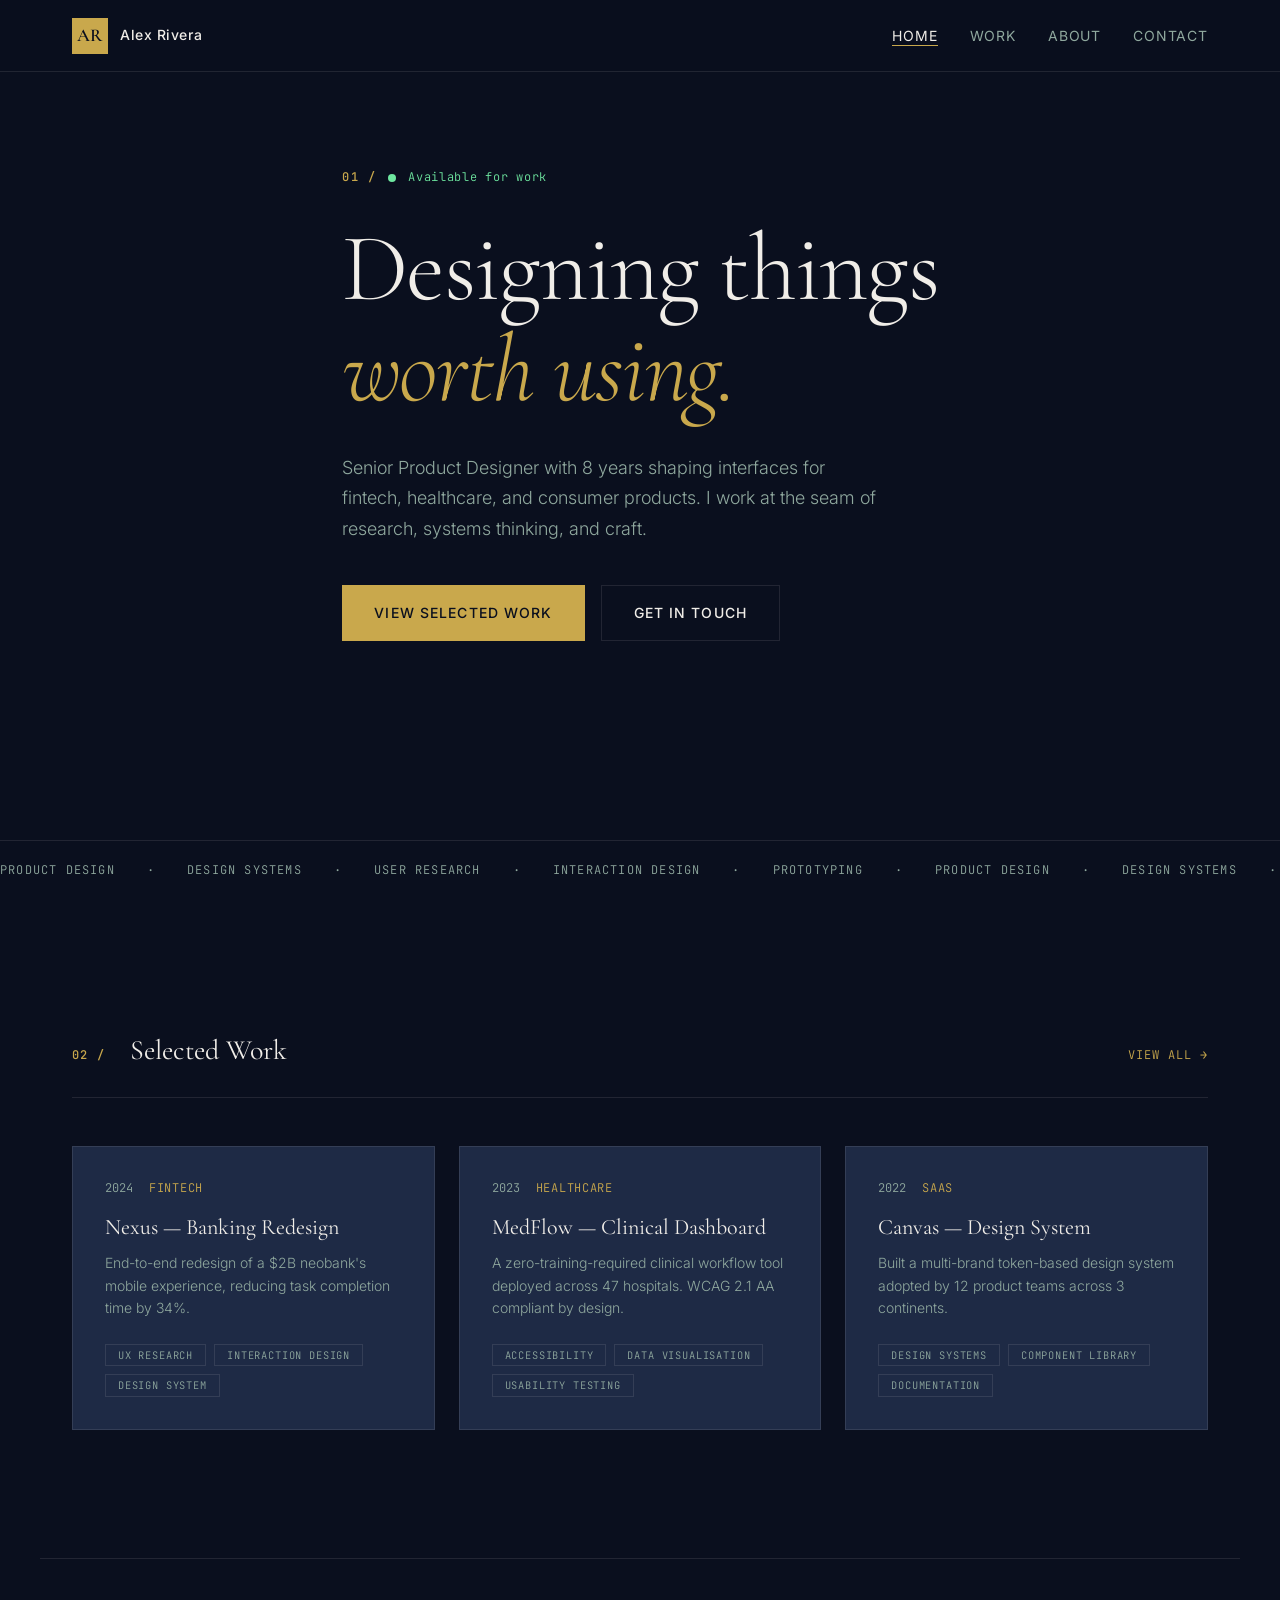
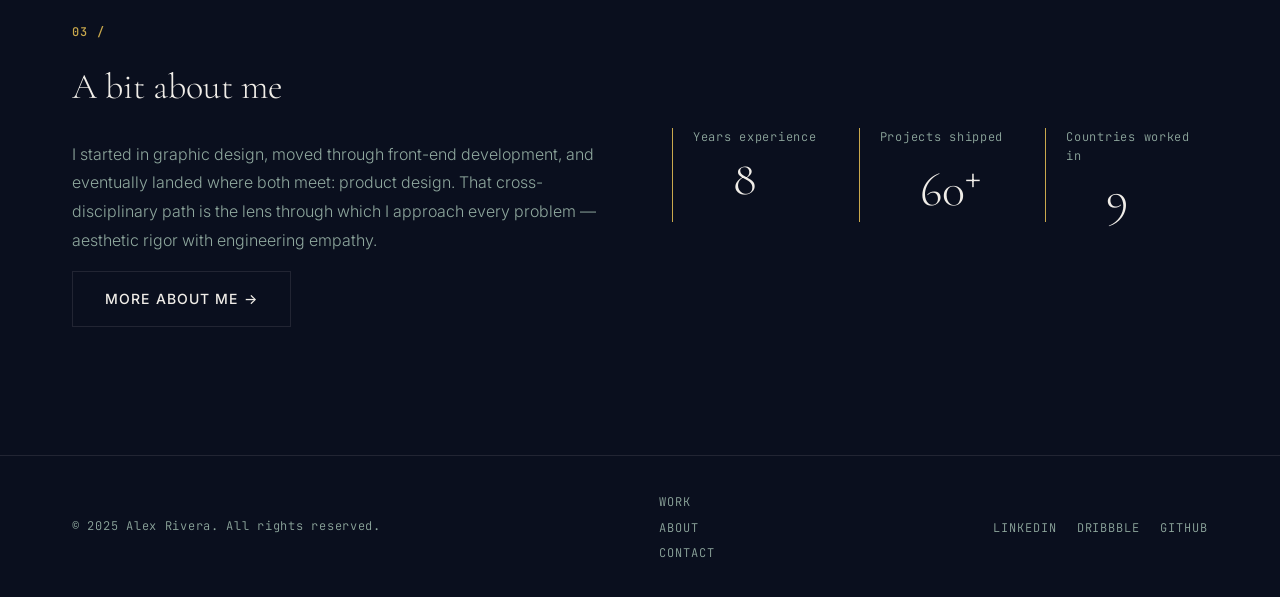
<file: index.html>
<!DOCTYPE html>
<html lang="en">
<head>
  <meta charset="UTF-8" />
  <meta name="viewport" content="width=device-width, initial-scale=1.0" />
  <meta name="description" content="Alex Rivera — Senior Product Designer crafting human-centered digital experiences. Based in San Francisco." />
  <meta name="keywords" content="product design, UX design, UI design, portfolio, San Francisco designer" />
  <meta name="author" content="Alex Rivera" />
  <meta name="robots" content="index, follow" />

  <!-- Open Graph -->
  <meta property="og:type" content="website" />
  <meta property="og:title" content="Alex Rivera — Product Designer" />
  <meta property="og:description" content="Senior Product Designer crafting human-centered digital experiences. Based in San Francisco." />
  <meta property="og:url" content="https://alexrivera.design" />
  <meta property="og:image" content="https://alexrivera.design/og-image.jpg" />

  <!-- Twitter Card -->
  <meta name="twitter:card" content="summary_large_image" />
  <meta name="twitter:title" content="Alex Rivera — Product Designer" />
  <meta name="twitter:description" content="Senior Product Designer crafting human-centered digital experiences." />
  <meta name="twitter:image" content="https://alexrivera.design/og-image.jpg" />

  <!-- Canonical -->
  <link rel="canonical" href="https://alexrivera.design/" />

  <!-- Preconnect for performance -->
  <link rel="preconnect" href="https://fonts.googleapis.com" />
  <link rel="preconnect" href="https://fonts.gstatic.com" crossorigin />
  <link href="https://fonts.googleapis.com/css2?family=Cormorant+Garamond:ital,wght@0,300;0,400;0,600;1,300;1,400&family=Inter:wght@300;400;500;600&family=JetBrains+Mono:wght@400;500&display=swap" rel="stylesheet" />

  <!-- Favicon -->
  <link rel="icon" type="image/svg+xml" href="favicon.svg" />

  <title>Alex Rivera — Product Designer</title>

  <!-- Structured Data / JSON-LD -->
  <script type="application/ld+json">
  {
    "@context": "https://schema.org",
    "@type": "Person",
    "name": "Alex Rivera",
    "jobTitle": "Senior Product Designer",
    "url": "https://alexrivera.design",
    "sameAs": [
      "https://linkedin.com/in/alexrivera",
      "https://dribbble.com/alexrivera"
    ],
    "address": {
      "@type": "PostalAddress",
      "addressLocality": "San Francisco",
      "addressRegion": "CA",
      "addressCountry": "US"
    }
  }
  </script>

  <link rel="stylesheet" href="style.css" />
</head>

<body>
  <!-- Skip Navigation for screen readers / keyboard users -->
  <a href="#main-content" class="skip-link">Skip to main content</a>

  <!-- ─── HEADER / SITE NAV ─── -->
  <header class="site-header" role="banner">
    <div class="header-inner">
      <a href="index.html" class="logo" aria-label="Alex Rivera — home">
        <span class="logo-name" aria-hidden="true">AR</span>
        <span class="logo-full">Alex Rivera</span>
      </a>

      <button
        class="nav-toggle"
        aria-controls="primary-nav"
        aria-expanded="false"
        aria-label="Open navigation menu"
      >
        <span class="hamburger" aria-hidden="true"></span>
      </button>

      <nav id="primary-nav" class="primary-nav" aria-label="Primary navigation">
        <ul role="list">
          <li><a href="index.html" aria-current="page">Home</a></li>
          <li><a href="work.html">Work</a></li>
          <li><a href="about.html">About</a></li>
          <li><a href="contact.html">Contact</a></li>
        </ul>
      </nav>
    </div>
  </header>

  <!-- ─── MAIN CONTENT ─── -->
  <main id="main-content">

    <!-- HERO SECTION -->
    <section class="hero" aria-labelledby="hero-heading">
      <div class="hero-inner">
        <div class="hero-eyebrow">
          <span class="mono-label" aria-hidden="true">01 /</span>
          <span class="availability-dot" aria-hidden="true"></span>
          <span class="availability-text">Available for work</span>
        </div>

        <h1 id="hero-heading" class="hero-heading">
          Designing things<br />
          <em>worth using.</em>
        </h1>

        <p class="hero-sub">
          Senior Product Designer with 8 years shaping interfaces for fintech,
          healthcare, and consumer products. I work at the seam of research,
          systems thinking, and craft.
        </p>

        <div class="hero-actions">
          <a href="work.html" class="btn btn-primary">View selected work</a>
          <a href="contact.html" class="btn btn-ghost">Get in touch</a>
        </div>
      </div>

      <div class="hero-marquee" aria-hidden="true">
        <div class="marquee-track">
          <span>Product Design</span>
          <span aria-hidden="true">·</span>
          <span>Design Systems</span>
          <span aria-hidden="true">·</span>
          <span>User Research</span>
          <span aria-hidden="true">·</span>
          <span>Interaction Design</span>
          <span aria-hidden="true">·</span>
          <span>Prototyping</span>
          <span aria-hidden="true">·</span>
          <span>Product Design</span>
          <span aria-hidden="true">·</span>
          <span>Design Systems</span>
          <span aria-hidden="true">·</span>
          <span>User Research</span>
          <span aria-hidden="true">·</span>
        </div>
      </div>
    </section>

    <!-- FEATURED WORK SECTION -->
    <section class="section-work" aria-labelledby="work-heading">
      <div class="section-inner">
        <header class="section-header">
          <span class="mono-label" aria-hidden="true">02 /</span>
          <h2 id="work-heading">Selected Work</h2>
          <a href="work.html" class="section-link" aria-label="View all work projects">View all →</a>
        </header>

        <!-- Project list using article elements for independent content -->
        <ol class="project-list" role="list" aria-label="Featured projects">

          <li>
            <article class="project-card" aria-labelledby="proj-1-title">
              <a href="work.html#nexus" class="project-card-link" tabindex="-1" aria-hidden="true"></a>
              <div class="project-meta">
                <span class="project-year">2024</span>
                <span class="project-tag">Fintech</span>
              </div>
              <h3 id="proj-1-title" class="project-title">
                <a href="work.html#nexus">Nexus — Banking Redesign</a>
              </h3>
              <p class="project-desc">
                End-to-end redesign of a $2B neobank's mobile experience,
                reducing task completion time by 34%.
              </p>
              <ul class="project-skills" aria-label="Skills used">
                <li>UX Research</li>
                <li>Interaction Design</li>
                <li>Design System</li>
              </ul>
            </article>
          </li>

          <li>
            <article class="project-card" aria-labelledby="proj-2-title">
              <a href="work.html#medflow" class="project-card-link" tabindex="-1" aria-hidden="true"></a>
              <div class="project-meta">
                <span class="project-year">2023</span>
                <span class="project-tag">Healthcare</span>
              </div>
              <h3 id="proj-2-title" class="project-title">
                <a href="work.html#medflow">MedFlow — Clinical Dashboard</a>
              </h3>
              <p class="project-desc">
                A zero-training-required clinical workflow tool deployed across
                47 hospitals. WCAG 2.1 AA compliant by design.
              </p>
              <ul class="project-skills" aria-label="Skills used">
                <li>Accessibility</li>
                <li>Data Visualisation</li>
                <li>Usability Testing</li>
              </ul>
            </article>
          </li>

          <li>
            <article class="project-card" aria-labelledby="proj-3-title">
              <a href="work.html#canvas" class="project-card-link" tabindex="-1" aria-hidden="true"></a>
              <div class="project-meta">
                <span class="project-year">2022</span>
                <span class="project-tag">SaaS</span>
              </div>
              <h3 id="proj-3-title" class="project-title">
                <a href="work.html#canvas">Canvas — Design System</a>
              </h3>
              <p class="project-desc">
                Built a multi-brand token-based design system adopted by
                12 product teams across 3 continents.
              </p>
              <ul class="project-skills" aria-label="Skills used">
                <li>Design Systems</li>
                <li>Component Library</li>
                <li>Documentation</li>
              </ul>
            </article>
          </li>

        </ol>
      </div>
    </section>

    <!-- ABOUT TEASER SECTION -->
    <section class="section-about" aria-labelledby="about-teaser-heading">
      <div class="section-inner about-inner">
        <div class="about-text">
          <span class="mono-label" aria-hidden="true">03 /</span>
          <h2 id="about-teaser-heading">A bit about me</h2>
          <p>
            I started in graphic design, moved through front-end development,
            and eventually landed where both meet: product design. That
            cross-disciplinary path is the lens through which I approach
            every problem — aesthetic rigor with engineering empathy.
          </p>
          <a href="about.html" class="btn btn-ghost" aria-label="Read more about Alex Rivera">More about me →</a>
        </div>

        <aside class="about-stats" aria-label="Career highlights">
          <dl class="stats-list">
            <div class="stat-item">
              <dt class="stat-label">Years experience</dt>
              <dd class="stat-value" aria-label="8 years">8</dd>
            </div>
            <div class="stat-item">
              <dt class="stat-label">Projects shipped</dt>
              <dd class="stat-value" aria-label="60+ projects">60<sup aria-hidden="true">+</sup></dd>
            </div>
            <div class="stat-item">
              <dt class="stat-label">Countries worked in</dt>
              <dd class="stat-value" aria-label="9 countries">9</dd>
            </div>
          </dl>
        </aside>
      </div>
    </section>

  </main>

  <!-- ─── FOOTER ─── -->
  <footer class="site-footer" role="contentinfo">
    <div class="footer-inner">
      <p class="footer-copy">
        <span aria-hidden="true">©</span>
        <span class="sr-only">Copyright</span>
        2025 Alex Rivera. All rights reserved.
      </p>

      <nav aria-label="Footer navigation">
        <ul role="list" class="footer-nav">
          <li><a href="work.html">Work</a></li>
          <li><a href="about.html">About</a></li>
          <li><a href="contact.html">Contact</a></li>
        </ul>
      </nav>

      <ul role="list" class="social-links" aria-label="Social media links">
        <li>
          <a href="https://linkedin.com/in/alexrivera" target="_blank" rel="noopener noreferrer" aria-label="Alex Rivera on LinkedIn (opens in new tab)">LinkedIn</a>
        </li>
        <li>
          <a href="https://dribbble.com/alexrivera" target="_blank" rel="noopener noreferrer" aria-label="Alex Rivera on Dribbble (opens in new tab)">Dribbble</a>
        </li>
        <li>
          <a href="https://github.com/alexrivera" target="_blank" rel="noopener noreferrer" aria-label="Alex Rivera on GitHub (opens in new tab)">GitHub</a>
        </li>
      </ul>
    </div>
  </footer>

  <script src="main.js"></script>
</body>
</html>
</file>
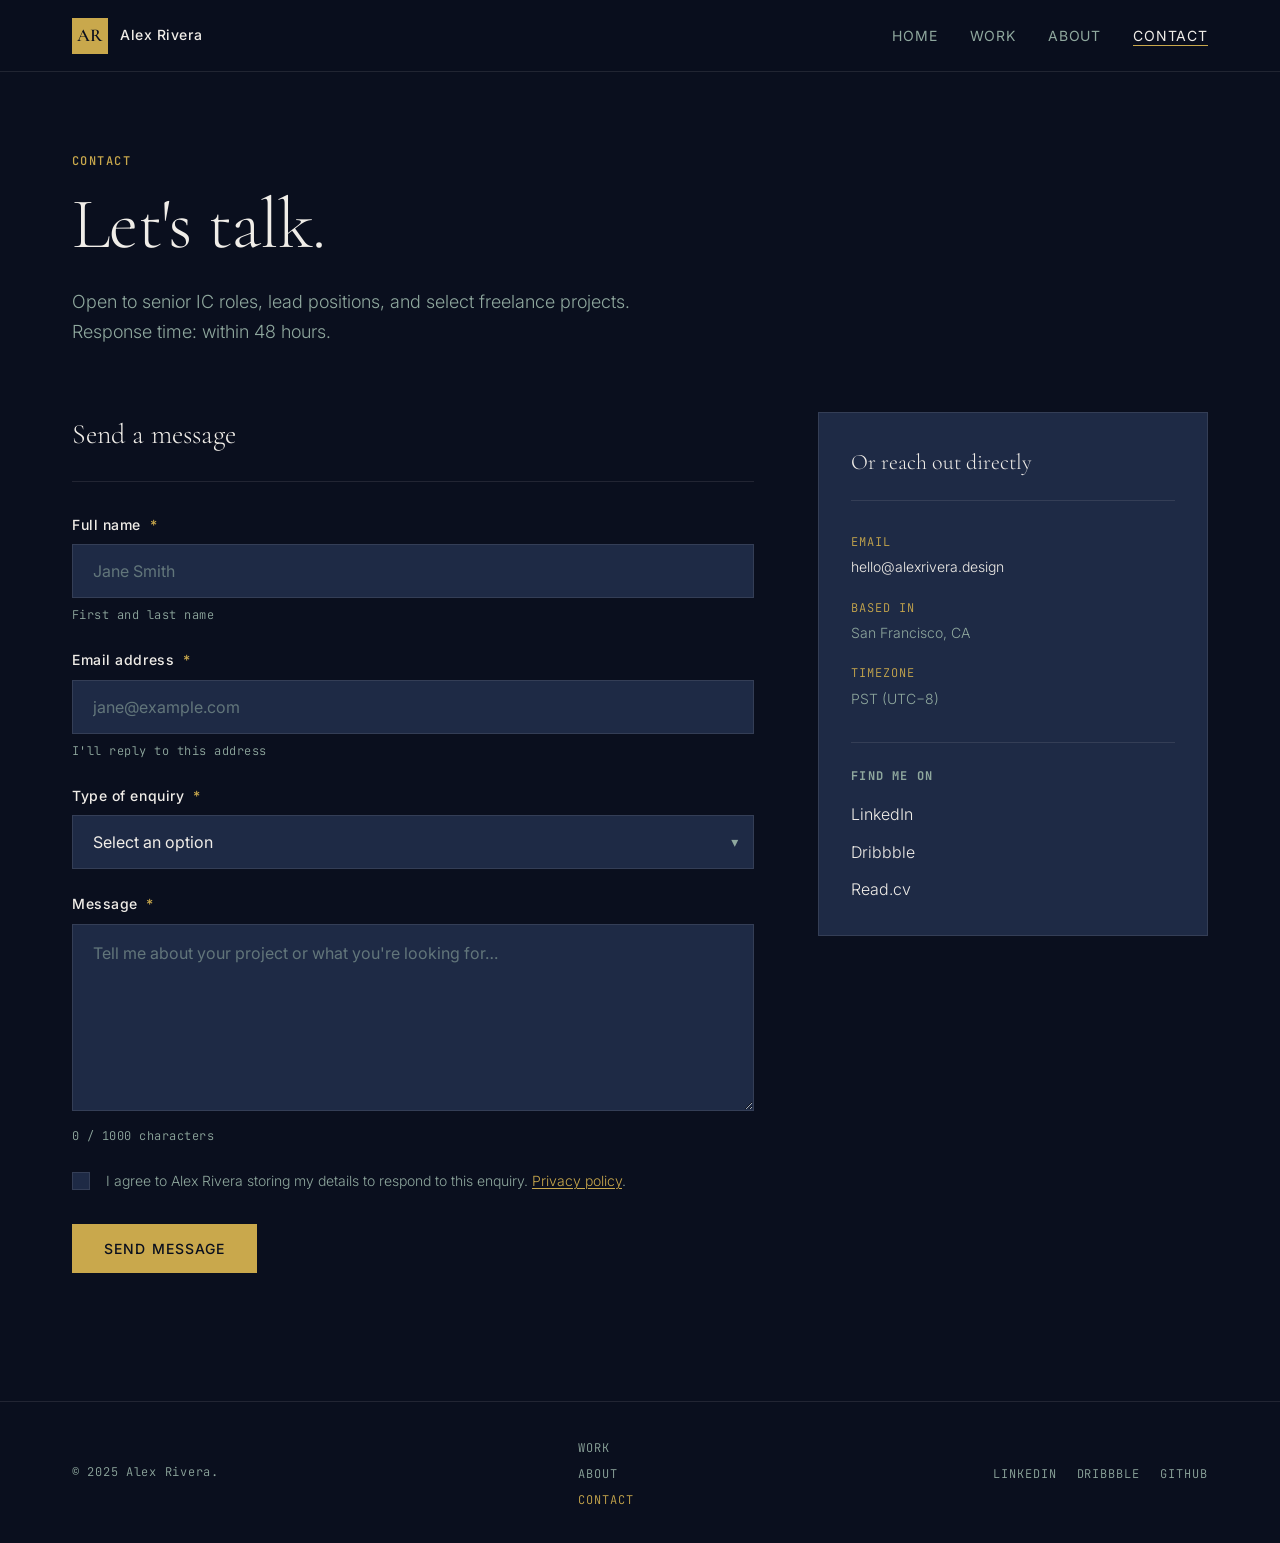
<file: contact.html>
<!DOCTYPE html>
<html lang="en">
<head>
  <meta charset="UTF-8" />
  <meta name="viewport" content="width=device-width, initial-scale=1.0" />
  <meta name="description" content="Contact Alex Rivera — get in touch for freelance work, collaborations, or just to say hello." />
  <meta name="author" content="Alex Rivera" />
  <meta name="robots" content="index, follow" />

  <meta property="og:type" content="website" />
  <meta property="og:title" content="Contact — Alex Rivera Product Designer" />
  <meta property="og:description" content="Get in touch for freelance work, collaborations, or just to say hello." />
  <meta property="og:url" content="https://alexrivera.design/contact" />

  <link rel="canonical" href="https://alexrivera.design/contact" />
  <link rel="preconnect" href="https://fonts.googleapis.com" />
  <link rel="preconnect" href="https://fonts.gstatic.com" crossorigin />
  <link href="https://fonts.googleapis.com/css2?family=Cormorant+Garamond:ital,wght@0,300;0,400;0,600;1,300;1,400&family=Inter:wght@300;400;500;600&family=JetBrains+Mono:wght@400;500&display=swap" rel="stylesheet" />
  <link rel="icon" type="image/svg+xml" href="favicon.svg" />

  <title>Contact — Alex Rivera</title>

  <link rel="stylesheet" href="style.css" />
</head>

<body>
  <a href="#main-content" class="skip-link">Skip to main content</a>

  <header class="site-header" role="banner">
    <div class="header-inner">
      <a href="index.html" class="logo" aria-label="Alex Rivera — home">
        <span class="logo-name" aria-hidden="true">AR</span>
        <span class="logo-full">Alex Rivera</span>
      </a>
      <button class="nav-toggle" aria-controls="primary-nav" aria-expanded="false" aria-label="Open navigation menu">
        <span class="hamburger" aria-hidden="true"></span>
      </button>
      <nav id="primary-nav" class="primary-nav" aria-label="Primary navigation">
        <ul role="list">
          <li><a href="index.html">Home</a></li>
          <li><a href="work.html">Work</a></li>
          <li><a href="about.html">About</a></li>
          <li><a href="contact.html" aria-current="page">Contact</a></li>
        </ul>
      </nav>
    </div>
  </header>

  <main id="main-content">

    <!-- PAGE INTRO -->
    <section class="page-intro" aria-labelledby="contact-page-title">
      <div class="section-inner">
        <span class="mono-label" aria-hidden="true">Contact</span>
        <h1 id="contact-page-title">Let's talk.</h1>
        <p class="page-intro-sub">
          Open to senior IC roles, lead positions, and select freelance projects.
          Response time: within 48 hours.
        </p>
      </div>
    </section>

    <!-- CONTACT LAYOUT -->
    <section class="contact-section" aria-label="Contact options">
      <div class="section-inner contact-inner">

        <!-- CONTACT FORM -->
        <div class="contact-form-wrap">
          <h2 class="contact-form-title">Send a message</h2>

          <!-- Status announcement region for screen readers -->
          <div
            id="form-status"
            role="status"
            aria-live="polite"
            aria-atomic="true"
            class="form-status"
          ></div>

          <form
            id="contact-form"
            class="contact-form"
            action="#"
            method="post"
            novalidate
            aria-labelledby="contact-form-heading"
          >
            <h3 id="contact-form-heading" class="sr-only">Contact form</h3>

            <!-- Name -->
            <div class="form-group">
              <label for="name" class="form-label">
                Full name
                <span class="required-mark" aria-hidden="true">*</span>
                <span class="sr-only">(required)</span>
              </label>
              <input
                type="text"
                id="name"
                name="name"
                class="form-input"
                autocomplete="name"
                aria-required="true"
                aria-describedby="name-hint name-error"
                placeholder="Jane Smith"
              />
              <p id="name-hint" class="form-hint">First and last name</p>
              <p id="name-error" class="form-error" role="alert" aria-live="assertive" hidden>
                Please enter your full name.
              </p>
            </div>

            <!-- Email -->
            <div class="form-group">
              <label for="email" class="form-label">
                Email address
                <span class="required-mark" aria-hidden="true">*</span>
                <span class="sr-only">(required)</span>
              </label>
              <input
                type="email"
                id="email"
                name="email"
                class="form-input"
                autocomplete="email"
                inputmode="email"
                aria-required="true"
                aria-describedby="email-hint email-error"
                placeholder="jane@example.com"
              />
              <p id="email-hint" class="form-hint">I'll reply to this address</p>
              <p id="email-error" class="form-error" role="alert" aria-live="assertive" hidden>
                Please enter a valid email address.
              </p>
            </div>

            <!-- Enquiry type -->
            <div class="form-group">
              <label for="enquiry-type" class="form-label">
                Type of enquiry
                <span class="required-mark" aria-hidden="true">*</span>
                <span class="sr-only">(required)</span>
              </label>
              <div class="select-wrap">
                <select
                  id="enquiry-type"
                  name="enquiry-type"
                  class="form-select"
                  aria-required="true"
                  aria-describedby="enquiry-error"
                >
                  <option value="" disabled selected>Select an option</option>
                  <option value="fulltime">Full-time role</option>
                  <option value="freelance">Freelance project</option>
                  <option value="collaboration">Collaboration</option>
                  <option value="other">Other</option>
                </select>
                <span class="select-arrow" aria-hidden="true">▾</span>
              </div>
              <p id="enquiry-error" class="form-error" role="alert" aria-live="assertive" hidden>
                Please select an enquiry type.
              </p>
            </div>

            <!-- Budget (conditional, shown for freelance) -->
            <div class="form-group" id="budget-group" hidden aria-hidden="true">
              <label for="budget" class="form-label">Approximate budget</label>
              <div class="radio-group" role="radiogroup" aria-labelledby="budget-legend">
                <p id="budget-legend" class="sr-only">Select your budget range</p>
                <label class="radio-label">
                  <input type="radio" name="budget" value="under5k" class="radio-input" />
                  <span>Under $5k</span>
                </label>
                <label class="radio-label">
                  <input type="radio" name="budget" value="5to20k" class="radio-input" />
                  <span>$5k – $20k</span>
                </label>
                <label class="radio-label">
                  <input type="radio" name="budget" value="20kplus" class="radio-input" />
                  <span>$20k+</span>
                </label>
              </div>
            </div>

            <!-- Message -->
            <div class="form-group">
              <label for="message" class="form-label">
                Message
                <span class="required-mark" aria-hidden="true">*</span>
                <span class="sr-only">(required)</span>
              </label>
              <textarea
                id="message"
                name="message"
                class="form-textarea"
                rows="6"
                aria-required="true"
                aria-describedby="message-hint message-error"
                placeholder="Tell me about your project or what you're looking for…"
              ></textarea>
              <p id="message-hint" class="form-hint">
                <span id="char-count" aria-live="polite" aria-atomic="true">0</span>
                / 1000 characters
              </p>
              <p id="message-error" class="form-error" role="alert" aria-live="assertive" hidden>
                Please enter a message (minimum 20 characters).
              </p>
            </div>

            <!-- Consent checkbox -->
            <div class="form-group form-group-check">
              <label class="checkbox-label">
                <input
                  type="checkbox"
                  id="consent"
                  name="consent"
                  class="checkbox-input"
                  aria-required="true"
                  aria-describedby="consent-error"
                />
                <span class="checkbox-custom" aria-hidden="true"></span>
                <span>
                  I agree to Alex Rivera storing my details to respond to this enquiry.
                  <a href="privacy.html" class="inline-link">Privacy policy</a>.
                </span>
              </label>
              <p id="consent-error" class="form-error" role="alert" aria-live="assertive" hidden>
                Please agree to the privacy policy to continue.
              </p>
            </div>

            <!-- Submit -->
            <div class="form-actions">
              <button type="submit" class="btn btn-primary btn-submit" aria-describedby="form-status">
                Send message
              </button>
            </div>

          </form>
        </div>

        <!-- DIRECT CONTACT INFO -->
        <aside class="contact-info" aria-label="Direct contact information">
          <h2 class="contact-info-title">Or reach out directly</h2>

          <address class="contact-address">
            <dl>
              <div class="contact-detail">
                <dt class="contact-detail-label">Email</dt>
                <dd>
                  <a href="mailto:hello@alexrivera.design" class="contact-link">
                    hello@alexrivera.design
                  </a>
                </dd>
              </div>
              <div class="contact-detail">
                <dt class="contact-detail-label">Based in</dt>
                <dd>San Francisco, CA</dd>
              </div>
              <div class="contact-detail">
                <dt class="contact-detail-label">Timezone</dt>
                <dd><time>PST (UTC−8)</time></dd>
              </div>
            </dl>
          </address>

          <div class="contact-social">
            <h3 class="contact-social-title">Find me on</h3>
            <ul role="list" aria-label="Social media profiles">
              <li>
                <a href="https://linkedin.com/in/alexrivera" target="_blank" rel="noopener noreferrer" class="contact-link" aria-label="Alex Rivera on LinkedIn (opens in new tab)">
                  LinkedIn
                </a>
              </li>
              <li>
                <a href="https://dribbble.com/alexrivera" target="_blank" rel="noopener noreferrer" class="contact-link" aria-label="Alex Rivera on Dribbble (opens in new tab)">
                  Dribbble
                </a>
              </li>
              <li>
                <a href="https://read.cv/alexrivera" target="_blank" rel="noopener noreferrer" class="contact-link" aria-label="Alex Rivera on Read.cv (opens in new tab)">
                  Read.cv
                </a>
              </li>
            </ul>
          </div>
        </aside>

      </div>
    </section>

  </main>

  <footer class="site-footer" role="contentinfo">
    <div class="footer-inner">
      <p class="footer-copy">
        <span aria-hidden="true">©</span><span class="sr-only">Copyright</span> 2025 Alex Rivera.
      </p>
      <nav aria-label="Footer navigation">
        <ul role="list" class="footer-nav">
          <li><a href="work.html">Work</a></li>
          <li><a href="about.html">About</a></li>
          <li><a href="contact.html" aria-current="page">Contact</a></li>
        </ul>
      </nav>
      <ul role="list" class="social-links" aria-label="Social media links">
        <li><a href="https://linkedin.com/in/alexrivera" target="_blank" rel="noopener noreferrer" aria-label="LinkedIn (opens in new tab)">LinkedIn</a></li>
        <li><a href="https://dribbble.com/alexrivera" target="_blank" rel="noopener noreferrer" aria-label="Dribbble (opens in new tab)">Dribbble</a></li>
        <li><a href="https://github.com/alexrivera" target="_blank" rel="noopener noreferrer" aria-label="GitHub (opens in new tab)">GitHub</a></li>
      </ul>
    </div>
  </footer>

  <script src="main.js"></script>
</body>
</html>
</file>
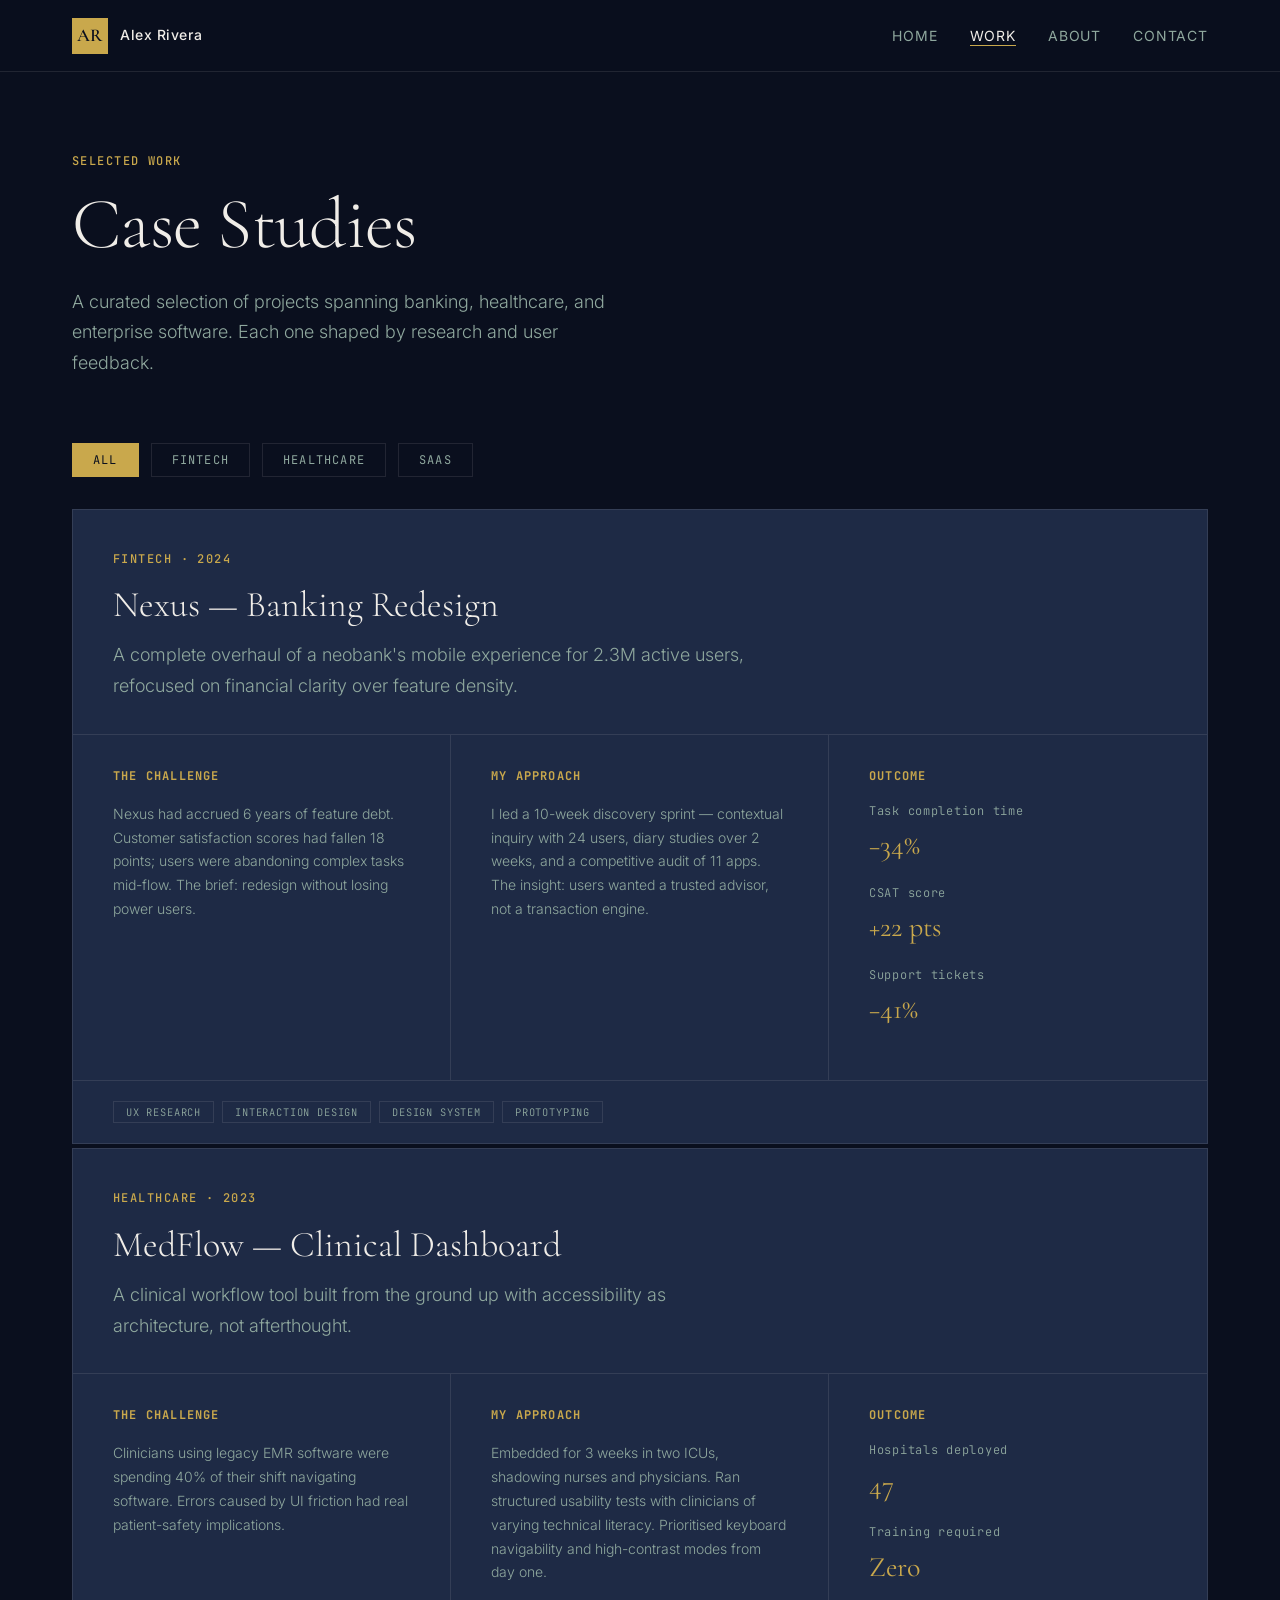
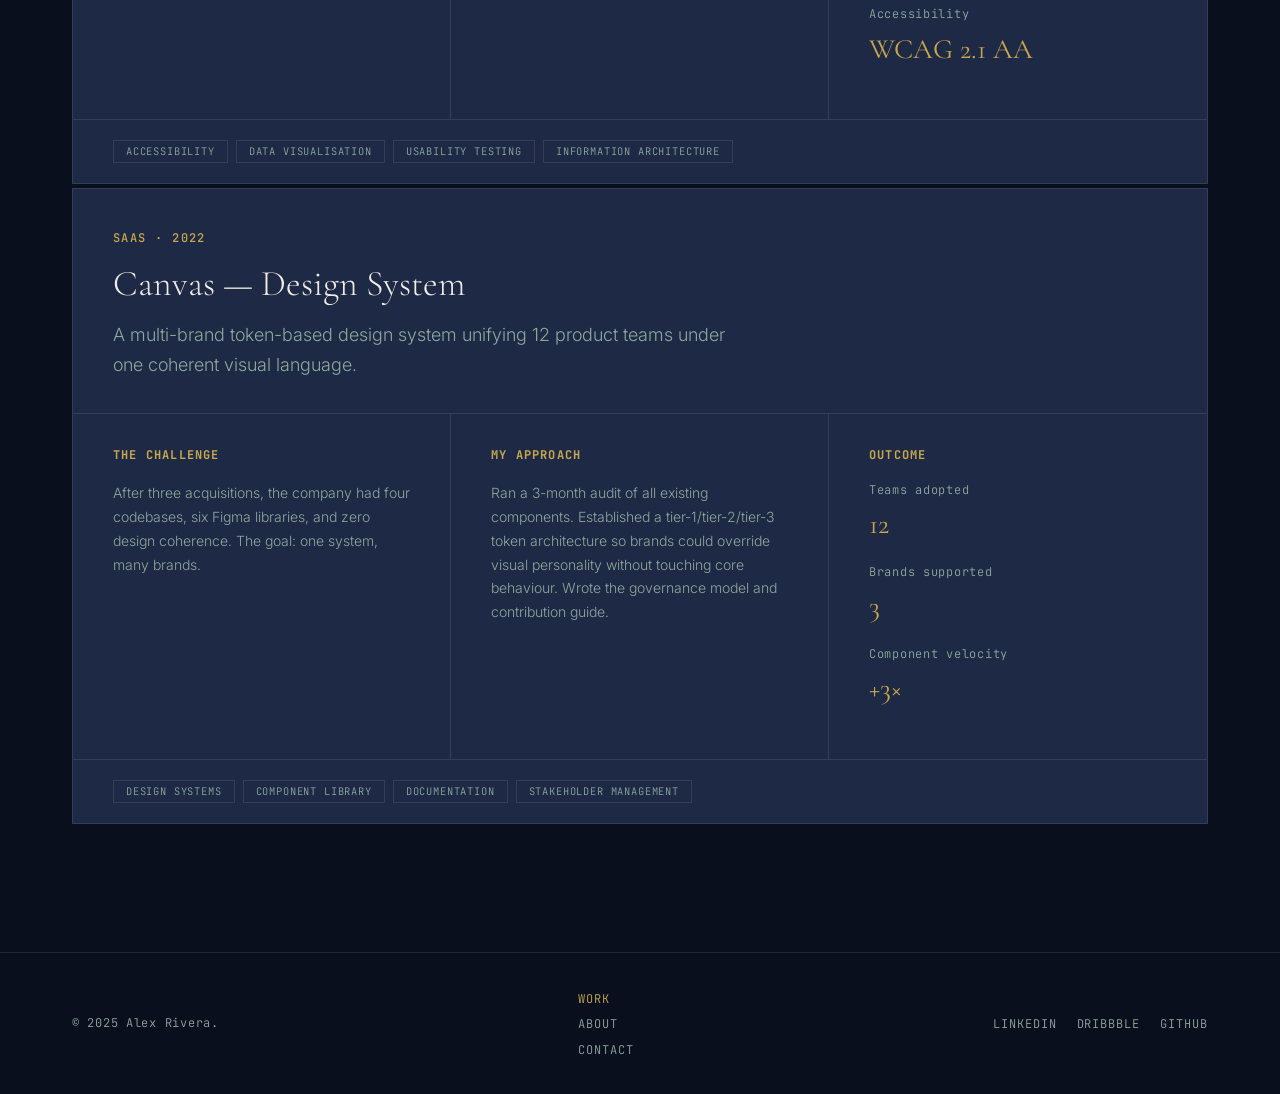
<file: work.html>
<!DOCTYPE html>
<html lang="en">
<head>
  <meta charset="UTF-8" />
  <meta name="viewport" content="width=device-width, initial-scale=1.0" />
  <meta name="description" content="Alex Rivera's design portfolio — case studies in fintech, healthcare, and SaaS product design." />
  <meta name="author" content="Alex Rivera" />
  <meta name="robots" content="index, follow" />

  <meta property="og:type" content="website" />
  <meta property="og:title" content="Work — Alex Rivera Product Designer" />
  <meta property="og:description" content="Case studies in fintech, healthcare, and SaaS product design." />
  <meta property="og:url" content="https://alexrivera.design/work" />

  <link rel="canonical" href="https://alexrivera.design/work" />
  <link rel="preconnect" href="https://fonts.googleapis.com" />
  <link rel="preconnect" href="https://fonts.gstatic.com" crossorigin />
  <link href="https://fonts.googleapis.com/css2?family=Cormorant+Garamond:ital,wght@0,300;0,400;0,600;1,300;1,400&family=Inter:wght@300;400;500;600&family=JetBrains+Mono:wght@400;500&display=swap" rel="stylesheet" />
  <link rel="icon" type="image/svg+xml" href="favicon.svg" />

  <title>Work — Alex Rivera</title>

  <script type="application/ld+json">
  {
    "@context": "https://schema.org",
    "@type": "CollectionPage",
    "name": "Work — Alex Rivera",
    "description": "Portfolio of product design case studies by Alex Rivera",
    "url": "https://alexrivera.design/work",
    "author": {
      "@type": "Person",
      "name": "Alex Rivera"
    }
  }
  </script>

  <link rel="stylesheet" href="style.css" />
</head>

<body>
  <a href="#main-content" class="skip-link">Skip to main content</a>

  <header class="site-header" role="banner">
    <div class="header-inner">
      <a href="index.html" class="logo" aria-label="Alex Rivera — home">
        <span class="logo-name" aria-hidden="true">AR</span>
        <span class="logo-full">Alex Rivera</span>
      </a>
      <button class="nav-toggle" aria-controls="primary-nav" aria-expanded="false" aria-label="Open navigation menu">
        <span class="hamburger" aria-hidden="true"></span>
      </button>
      <nav id="primary-nav" class="primary-nav" aria-label="Primary navigation">
        <ul role="list">
          <li><a href="index.html">Home</a></li>
          <li><a href="work.html" aria-current="page">Work</a></li>
          <li><a href="about.html">About</a></li>
          <li><a href="contact.html">Contact</a></li>
        </ul>
      </nav>
    </div>
  </header>

  <main id="main-content">

    <!-- PAGE INTRO -->
    <section class="page-intro" aria-labelledby="page-title">
      <div class="section-inner">
        <span class="mono-label" aria-hidden="true">Selected Work</span>
        <h1 id="page-title">Case Studies</h1>
        <p class="page-intro-sub">
          A curated selection of projects spanning banking, healthcare, and
          enterprise software. Each one shaped by research and user feedback.
        </p>
      </div>
    </section>

    <!-- FILTER / SORT (decorative, but accessible) -->
    <div class="work-filter" role="region" aria-label="Filter projects by category">
      <div class="section-inner">
        <fieldset class="filter-group">
          <legend class="sr-only">Filter by industry</legend>
          <div class="filter-btns" role="group">
            <button class="filter-btn filter-active" aria-pressed="true" data-filter="all">All</button>
            <button class="filter-btn" aria-pressed="false" data-filter="fintech">Fintech</button>
            <button class="filter-btn" aria-pressed="false" data-filter="healthcare">Healthcare</button>
            <button class="filter-btn" aria-pressed="false" data-filter="saas">SaaS</button>
          </div>
        </fieldset>
      </div>
    </div>

    <!-- PROJECTS GRID -->
    <section aria-labelledby="projects-heading">
      <div class="section-inner">
        <h2 id="projects-heading" class="sr-only">All projects</h2>

        <ol class="projects-full" role="list" aria-label="All design projects" aria-live="polite">

          <!-- Project 1 -->
          <li id="nexus" data-category="fintech">
            <article class="case-study" aria-labelledby="cs-nexus-title">
              <div class="cs-header">
                <div class="cs-meta">
                  <span class="mono-label">Fintech · 2024</span>
                </div>
                <h2 id="cs-nexus-title" class="cs-title">Nexus — Banking Redesign</h2>
                <p class="cs-summary">
                  A complete overhaul of a neobank's mobile experience for
                  2.3M active users, refocused on financial clarity over feature density.
                </p>
              </div>

              <div class="cs-body">
                <section aria-labelledby="nexus-challenge">
                  <h3 id="nexus-challenge">The Challenge</h3>
                  <p>
                    Nexus had accrued 6 years of feature debt. Customer satisfaction
                    scores had fallen 18 points; users were abandoning complex tasks
                    mid-flow. The brief: redesign without losing power users.
                  </p>
                </section>

                <section aria-labelledby="nexus-approach">
                  <h3 id="nexus-approach">My Approach</h3>
                  <p>
                    I led a 10-week discovery sprint — contextual inquiry with 24
                    users, diary studies over 2 weeks, and a competitive audit of
                    11 apps. The insight: users wanted a trusted advisor, not a
                    transaction engine.
                  </p>
                </section>

                <section aria-labelledby="nexus-outcome">
                  <h3 id="nexus-outcome">Outcome</h3>
                  <dl class="outcome-stats" aria-label="Project outcomes">
                    <div>
                      <dt>Task completion time</dt>
                      <dd>−34%</dd>
                    </div>
                    <div>
                      <dt>CSAT score</dt>
                      <dd>+22 pts</dd>
                    </div>
                    <div>
                      <dt>Support tickets</dt>
                      <dd>−41%</dd>
                    </div>
                  </dl>
                </section>
              </div>

              <footer class="cs-footer">
                <ul class="project-skills" aria-label="Skills used on Nexus project">
                  <li>UX Research</li>
                  <li>Interaction Design</li>
                  <li>Design System</li>
                  <li>Prototyping</li>
                </ul>
              </footer>
            </article>
          </li>

          <!-- Project 2 -->
          <li id="medflow" data-category="healthcare">
            <article class="case-study" aria-labelledby="cs-medflow-title">
              <div class="cs-header">
                <div class="cs-meta">
                  <span class="mono-label">Healthcare · 2023</span>
                </div>
                <h2 id="cs-medflow-title" class="cs-title">MedFlow — Clinical Dashboard</h2>
                <p class="cs-summary">
                  A clinical workflow tool built from the ground up with
                  accessibility as architecture, not afterthought.
                </p>
              </div>

              <div class="cs-body">
                <section aria-labelledby="medflow-challenge">
                  <h3 id="medflow-challenge">The Challenge</h3>
                  <p>
                    Clinicians using legacy EMR software were spending 40% of
                    their shift navigating software. Errors caused by UI friction
                    had real patient-safety implications.
                  </p>
                </section>

                <section aria-labelledby="medflow-approach">
                  <h3 id="medflow-approach">My Approach</h3>
                  <p>
                    Embedded for 3 weeks in two ICUs, shadowing nurses and
                    physicians. Ran structured usability tests with clinicians
                    of varying technical literacy. Prioritised keyboard
                    navigability and high-contrast modes from day one.
                  </p>
                </section>

                <section aria-labelledby="medflow-outcome">
                  <h3 id="medflow-outcome">Outcome</h3>
                  <dl class="outcome-stats" aria-label="Project outcomes">
                    <div>
                      <dt>Hospitals deployed</dt>
                      <dd>47</dd>
                    </div>
                    <div>
                      <dt>Training required</dt>
                      <dd>Zero</dd>
                    </div>
                    <div>
                      <dt>Accessibility</dt>
                      <dd>WCAG 2.1 AA</dd>
                    </div>
                  </dl>
                </section>
              </div>

              <footer class="cs-footer">
                <ul class="project-skills" aria-label="Skills used on MedFlow project">
                  <li>Accessibility</li>
                  <li>Data Visualisation</li>
                  <li>Usability Testing</li>
                  <li>Information Architecture</li>
                </ul>
              </footer>
            </article>
          </li>

          <!-- Project 3 -->
          <li id="canvas" data-category="saas">
            <article class="case-study" aria-labelledby="cs-canvas-title">
              <div class="cs-header">
                <div class="cs-meta">
                  <span class="mono-label">SaaS · 2022</span>
                </div>
                <h2 id="cs-canvas-title" class="cs-title">Canvas — Design System</h2>
                <p class="cs-summary">
                  A multi-brand token-based design system unifying 12 product
                  teams under one coherent visual language.
                </p>
              </div>

              <div class="cs-body">
                <section aria-labelledby="canvas-challenge">
                  <h3 id="canvas-challenge">The Challenge</h3>
                  <p>
                    After three acquisitions, the company had four codebases,
                    six Figma libraries, and zero design coherence. The goal:
                    one system, many brands.
                  </p>
                </section>

                <section aria-labelledby="canvas-approach">
                  <h3 id="canvas-approach">My Approach</h3>
                  <p>
                    Ran a 3-month audit of all existing components. Established
                    a tier-1/tier-2/tier-3 token architecture so brands could
                    override visual personality without touching core behaviour.
                    Wrote the governance model and contribution guide.
                  </p>
                </section>

                <section aria-labelledby="canvas-outcome">
                  <h3 id="canvas-outcome">Outcome</h3>
                  <dl class="outcome-stats" aria-label="Project outcomes">
                    <div>
                      <dt>Teams adopted</dt>
                      <dd>12</dd>
                    </div>
                    <div>
                      <dt>Brands supported</dt>
                      <dd>3</dd>
                    </div>
                    <div>
                      <dt>Component velocity</dt>
                      <dd>+3×</dd>
                    </div>
                  </dl>
                </section>
              </div>

              <footer class="cs-footer">
                <ul class="project-skills" aria-label="Skills used on Canvas project">
                  <li>Design Systems</li>
                  <li>Component Library</li>
                  <li>Documentation</li>
                  <li>Stakeholder Management</li>
                </ul>
              </footer>
            </article>
          </li>

        </ol>
      </div>
    </section>

  </main>

  <footer class="site-footer" role="contentinfo">
    <div class="footer-inner">
      <p class="footer-copy">
        <span aria-hidden="true">©</span><span class="sr-only">Copyright</span> 2025 Alex Rivera.
      </p>
      <nav aria-label="Footer navigation">
        <ul role="list" class="footer-nav">
          <li><a href="work.html" aria-current="page">Work</a></li>
          <li><a href="about.html">About</a></li>
          <li><a href="contact.html">Contact</a></li>
        </ul>
      </nav>
      <ul role="list" class="social-links" aria-label="Social media links">
        <li><a href="https://linkedin.com/in/alexrivera" target="_blank" rel="noopener noreferrer" aria-label="LinkedIn (opens in new tab)">LinkedIn</a></li>
        <li><a href="https://dribbble.com/alexrivera" target="_blank" rel="noopener noreferrer" aria-label="Dribbble (opens in new tab)">Dribbble</a></li>
        <li><a href="https://github.com/alexrivera" target="_blank" rel="noopener noreferrer" aria-label="GitHub (opens in new tab)">GitHub</a></li>
      </ul>
    </div>
  </footer>

  <script src="main.js"></script>
</body>
</html>
</file>
<file: style.css>
/* ═══════════════════════════════════════════════
   ALEX RIVERA PORTFOLIO — DESIGN SYSTEM
   Typography: Cormorant Garamond (display) + Inter (body) + JetBrains Mono
   Palette: Deep navy / Slate / Warm white / Gold / Sage
   ═══════════════════════════════════════════════ */

/* ── TOKENS ── */
:root {
  /* Colors */
  --c-bg:          #0A0F1E;
  --c-surface:     #1E2A45;
  --c-surface-2:   #263354;
  --c-text:        #F0EDE8;
  --c-text-muted:  #8FA89E;
  --c-gold:        #C9A84C;
  --c-gold-light:  #E4C97A;
  --c-border:      rgba(240, 237, 232, 0.10);
  --c-focus:       #C9A84C;
  --c-error:       #E07070;

  /* Typography */
  --f-display: 'Cormorant Garamond', Georgia, serif;
  --f-body:    'Inter', system-ui, sans-serif;
  --f-mono:    'JetBrains Mono', 'Courier New', monospace;

  /* Type scale */
  --t-xs:   0.75rem;
  --t-sm:   0.875rem;
  --t-base: 1rem;
  --t-lg:   1.125rem;
  --t-xl:   1.375rem;
  --t-2xl:  1.75rem;
  --t-3xl:  2.25rem;
  --t-4xl:  3rem;
  --t-5xl:  4.5rem;
  --t-6xl:  6rem;

  /* Spacing */
  --sp-1:  0.25rem;
  --sp-2:  0.5rem;
  --sp-3:  0.75rem;
  --sp-4:  1rem;
  --sp-5:  1.25rem;
  --sp-6:  1.5rem;
  --sp-8:  2rem;
  --sp-10: 2.5rem;
  --sp-12: 3rem;
  --sp-16: 4rem;
  --sp-20: 5rem;
  --sp-24: 6rem;
  --sp-32: 8rem;

  /* Layout */
  --max-w:      1200px;
  --col-gap:    2rem;
  --header-h:   72px;

  /* Motion */
  --ease-out: cubic-bezier(0.16, 1, 0.3, 1);
  --dur-fast: 150ms;
  --dur-mid:  300ms;
  --dur-slow: 600ms;
}

/* ── REDUCED MOTION ── */
@media (prefers-reduced-motion: reduce) {
  *, *::before, *::after {
    animation-duration: 0.01ms !important;
    transition-duration: 0.01ms !important;
  }
}

/* ── RESET ── */
*, *::before, *::after { box-sizing: border-box; }

html {
  scroll-behavior: smooth;
  -webkit-text-size-adjust: 100%;
}

body {
  margin: 0;
  background: var(--c-bg);
  color: var(--c-text);
  font-family: var(--f-body);
  font-size: var(--t-base);
  line-height: 1.6;
  font-weight: 300;
  min-height: 100vh;
}

img, svg { display: block; max-width: 100%; }
ul, ol { margin: 0; padding: 0; }
ul[role="list"], ol[role="list"] { list-style: none; }
a { color: inherit; }
p { margin: 0 0 var(--sp-4); }
h1, h2, h3, h4 { margin: 0; }

/* ── SKIP LINK ── */
.skip-link {
  position: fixed;
  top: var(--sp-4);
  left: var(--sp-4);
  z-index: 9999;
  padding: var(--sp-3) var(--sp-6);
  background: var(--c-gold);
  color: var(--c-bg);
  font-family: var(--f-body);
  font-weight: 600;
  font-size: var(--t-sm);
  text-decoration: none;
  border-radius: 4px;
  transform: translateY(-200%);
  transition: transform var(--dur-fast) var(--ease-out);
}
.skip-link:focus { transform: translateY(0); }

/* ── SCREEN READER ONLY ── */
.sr-only {
  position: absolute;
  width: 1px;
  height: 1px;
  padding: 0;
  margin: -1px;
  overflow: hidden;
  clip: rect(0, 0, 0, 0);
  white-space: nowrap;
  border: 0;
}

/* ── FOCUS STYLES (WCAG 2.4.11) ── */
:focus-visible {
  outline: 2px solid var(--c-focus);
  outline-offset: 3px;
}
:focus:not(:focus-visible) { outline: none; }

/* ══════════════════════════════════════
   HEADER
══════════════════════════════════════ */
.site-header {
  position: sticky;
  top: 0;
  z-index: 100;
  height: var(--header-h);
  background: rgba(10, 15, 30, 0.92);
  backdrop-filter: blur(12px);
  border-bottom: 1px solid var(--c-border);
}

.header-inner {
  max-width: var(--max-w);
  margin: 0 auto;
  padding: 0 var(--sp-8);
  height: 100%;
  display: flex;
  align-items: center;
  justify-content: space-between;
  gap: var(--sp-8);
}

/* Logo */
.logo {
  display: flex;
  align-items: center;
  gap: var(--sp-3);
  text-decoration: none;
  flex-shrink: 0;
}
.logo-name {
  width: 36px;
  height: 36px;
  background: var(--c-gold);
  color: var(--c-bg);
  font-family: var(--f-display);
  font-size: var(--t-lg);
  font-weight: 600;
  display: flex;
  align-items: center;
  justify-content: center;
  letter-spacing: 0.02em;
  flex-shrink: 0;
}
.logo-full {
  font-family: var(--f-body);
  font-weight: 500;
  font-size: var(--t-sm);
  color: var(--c-text);
  letter-spacing: 0.04em;
}

/* Nav */
.primary-nav ul {
  display: flex;
  gap: var(--sp-8);
  align-items: center;
}
.primary-nav a {
  font-size: var(--t-sm);
  font-weight: 400;
  letter-spacing: 0.06em;
  text-transform: uppercase;
  text-decoration: none;
  color: var(--c-text-muted);
  transition: color var(--dur-fast);
  position: relative;
  padding-bottom: 2px;
}
.primary-nav a::after {
  content: '';
  position: absolute;
  bottom: 0; left: 0;
  width: 0; height: 1px;
  background: var(--c-gold);
  transition: width var(--dur-mid) var(--ease-out);
}
.primary-nav a:hover,
.primary-nav a[aria-current="page"] {
  color: var(--c-text);
}
.primary-nav a[aria-current="page"]::after,
.primary-nav a:hover::after { width: 100%; }

/* Mobile toggle */
.nav-toggle {
  display: none;
  background: none;
  border: none;
  cursor: pointer;
  padding: var(--sp-2);
  color: var(--c-text);
}
.hamburger,
.hamburger::before,
.hamburger::after {
  display: block;
  width: 22px;
  height: 2px;
  background: currentColor;
  transition: transform var(--dur-mid) var(--ease-out);
}
.hamburger { position: relative; }
.hamburger::before,
.hamburger::after {
  content: '';
  position: absolute;
  left: 0;
}
.hamburger::before { top: -6px; }
.hamburger::after  { top:  6px; }

/* ══════════════════════════════════════
   LAYOUT UTILITIES
══════════════════════════════════════ */
.section-inner {
  max-width: var(--max-w);
  margin: 0 auto;
  padding: 0 var(--sp-8);
}

/* ══════════════════════════════════════
   TYPOGRAPHY
══════════════════════════════════════ */
.mono-label {
  font-family: var(--f-mono);
  font-size: var(--t-xs);
  font-weight: 500;
  color: var(--c-gold);
  letter-spacing: 0.12em;
  text-transform: uppercase;
  display: block;
  margin-bottom: var(--sp-4);
}

/* ══════════════════════════════════════
   BUTTONS
══════════════════════════════════════ */
.btn {
  display: inline-flex;
  align-items: center;
  gap: var(--sp-2);
  padding: var(--sp-4) var(--sp-8);
  font-family: var(--f-body);
  font-size: var(--t-sm);
  font-weight: 500;
  letter-spacing: 0.08em;
  text-transform: uppercase;
  text-decoration: none;
  border: none;
  cursor: pointer;
  transition: background var(--dur-fast), color var(--dur-fast), transform var(--dur-fast);
}
.btn:active { transform: translateY(1px); }

.btn-primary {
  background: var(--c-gold);
  color: var(--c-bg);
}
.btn-primary:hover { background: var(--c-gold-light); }

.btn-ghost {
  background: transparent;
  color: var(--c-text);
  border: 1px solid var(--c-border);
}
.btn-ghost:hover {
  border-color: var(--c-gold);
  color: var(--c-gold);
}

/* ══════════════════════════════════════
   HERO
══════════════════════════════════════ */
.hero {
  min-height: calc(100vh - var(--header-h));
  display: flex;
  flex-direction: column;
  justify-content: center;
  padding: var(--sp-24) 0 0;
  position: relative;
  overflow: hidden;
}

.hero-inner {
  max-width: var(--max-w);
  margin: 0 auto;
  padding: 0 var(--sp-8);
  flex: 1;
}

.hero-eyebrow {
  display: flex;
  align-items: center;
  gap: var(--sp-3);
  margin-bottom: var(--sp-8);
}
.hero-eyebrow .mono-label { margin-bottom: 0; }

.availability-dot {
  width: 8px; height: 8px;
  border-radius: 50%;
  background: #6EE7A0;
  animation: pulse-dot 2s ease-in-out infinite;
}
@keyframes pulse-dot {
  0%, 100% { box-shadow: 0 0 0 0 rgba(110, 231, 160, 0.4); }
  50%       { box-shadow: 0 0 0 5px rgba(110, 231, 160, 0); }
}
.availability-text {
  font-family: var(--f-mono);
  font-size: var(--t-xs);
  color: #6EE7A0;
  letter-spacing: 0.06em;
}

.hero-heading {
  font-family: var(--f-display);
  font-size: clamp(var(--t-4xl), 8vw, var(--t-6xl));
  font-weight: 300;
  line-height: 1.05;
  letter-spacing: -0.02em;
  margin-bottom: var(--sp-8);
  color: var(--c-text);
}
.hero-heading em {
  font-style: italic;
  color: var(--c-gold);
}

.hero-sub {
  max-width: 540px;
  font-size: var(--t-lg);
  font-weight: 300;
  color: var(--c-text-muted);
  line-height: 1.7;
  margin-bottom: var(--sp-10);
}

.hero-actions {
  display: flex;
  gap: var(--sp-4);
  flex-wrap: wrap;
}

/* Marquee */
.hero-marquee {
  margin-top: var(--sp-20);
  border-top: 1px solid var(--c-border);
  padding: var(--sp-5) 0;
  overflow: hidden;
  width: 100%;
}
.marquee-track {
  display: flex;
  gap: var(--sp-8);
  white-space: nowrap;
  animation: marquee 30s linear infinite;
  font-family: var(--f-mono);
  font-size: var(--t-xs);
  letter-spacing: 0.1em;
  text-transform: uppercase;
  color: var(--c-text-muted);
}
@keyframes marquee {
  from { transform: translateX(0); }
  to   { transform: translateX(-50%); }
}

/* ══════════════════════════════════════
   SECTION — WORK (HOME)
══════════════════════════════════════ */
.section-work {
  padding: var(--sp-32) 0;
}

.section-header {
  display: flex;
  align-items: baseline;
  gap: var(--sp-6);
  margin-bottom: var(--sp-12);
  border-bottom: 1px solid var(--c-border);
  padding-bottom: var(--sp-6);
}
.section-header .mono-label { margin-bottom: 0; }
.section-header h2 {
  font-family: var(--f-display);
  font-size: var(--t-2xl);
  font-weight: 400;
  flex: 1;
}
.section-link {
  font-family: var(--f-mono);
  font-size: var(--t-xs);
  letter-spacing: 0.08em;
  color: var(--c-gold);
  text-decoration: none;
  text-transform: uppercase;
  white-space: nowrap;
}
.section-link:hover { text-decoration: underline; }

.project-list {
  display: grid;
  grid-template-columns: repeat(3, 1fr);
  gap: var(--sp-6);
}

.project-card {
  background: var(--c-surface);
  border: 1px solid var(--c-border);
  padding: var(--sp-8);
  position: relative;
  transition: border-color var(--dur-mid), transform var(--dur-mid);
}
.project-card:hover {
  border-color: var(--c-gold);
  transform: translateY(-3px);
}
.project-card-link {
  position: absolute;
  inset: 0;
}
.project-meta {
  display: flex;
  gap: var(--sp-4);
  align-items: center;
  margin-bottom: var(--sp-4);
}
.project-year {
  font-family: var(--f-mono);
  font-size: var(--t-xs);
  color: var(--c-text-muted);
}
.project-tag {
  font-family: var(--f-mono);
  font-size: var(--t-xs);
  color: var(--c-gold);
  letter-spacing: 0.06em;
  text-transform: uppercase;
}
.project-title {
  font-family: var(--f-display);
  font-size: var(--t-xl);
  font-weight: 400;
  margin-bottom: var(--sp-3);
  line-height: 1.2;
}
.project-title a {
  text-decoration: none;
  color: var(--c-text);
  position: relative;
  z-index: 1;
}
.project-title a:hover { color: var(--c-gold); }
.project-desc {
  font-size: var(--t-sm);
  color: var(--c-text-muted);
  margin-bottom: var(--sp-6);
  line-height: 1.6;
}
.project-skills {
  display: flex;
  flex-wrap: wrap;
  gap: var(--sp-2);
  list-style: none;
}
.project-skills li {
  font-family: var(--f-mono);
  font-size: 0.65rem;
  letter-spacing: 0.08em;
  text-transform: uppercase;
  padding: 2px var(--sp-3);
  border: 1px solid var(--c-border);
  color: var(--c-text-muted);
}

/* ══════════════════════════════════════
   SECTION — ABOUT TEASER
══════════════════════════════════════ */
.section-about { padding: 0 0 var(--sp-32); }
.about-inner {
  display: grid;
  grid-template-columns: 1fr 1fr;
  gap: var(--sp-16);
  align-items: center;
  padding-top: var(--sp-16);
  border-top: 1px solid var(--c-border);
}
.about-text h2 {
  font-family: var(--f-display);
  font-size: var(--t-3xl);
  font-weight: 300;
  margin-bottom: var(--sp-6);
  margin-top: var(--sp-4);
}
.about-text p { color: var(--c-text-muted); line-height: 1.8; }

.stats-list {
  display: grid;
  grid-template-columns: repeat(3, 1fr);
  gap: var(--sp-6);
  list-style: none;
}
.stat-item { border-left: 1px solid var(--c-gold); padding-left: var(--sp-5); }
.stat-label {
  font-family: var(--f-mono);
  font-size: var(--t-xs);
  color: var(--c-text-muted);
  letter-spacing: 0.06em;
  display: block;
  margin-bottom: var(--sp-2);
}
.stat-value {
  font-family: var(--f-display);
  font-size: var(--t-4xl);
  font-weight: 300;
  color: var(--c-text);
  line-height: 1;
  display: block;
}

/* ══════════════════════════════════════
   PAGE INTRO
══════════════════════════════════════ */
.page-intro {
  padding: var(--sp-20) 0 var(--sp-12);
}
.page-intro .mono-label { display: block; }
.page-intro h1 {
  font-family: var(--f-display);
  font-size: clamp(var(--t-3xl), 6vw, var(--t-5xl));
  font-weight: 300;
  line-height: 1.05;
  letter-spacing: -0.01em;
  margin-top: var(--sp-4);
}
.page-intro-sub {
  font-size: var(--t-lg);
  color: var(--c-text-muted);
  max-width: 560px;
  margin-top: var(--sp-6);
  line-height: 1.7;
}

/* ══════════════════════════════════════
   WORK PAGE
══════════════════════════════════════ */
.work-filter {
  padding: 0 0 var(--sp-8);
}
.filter-group { border: none; padding: 0; margin: 0; }
.filter-btns { display: flex; gap: var(--sp-3); flex-wrap: wrap; }
.filter-btn {
  font-family: var(--f-mono);
  font-size: var(--t-xs);
  letter-spacing: 0.1em;
  text-transform: uppercase;
  padding: var(--sp-2) var(--sp-5);
  background: none;
  border: 1px solid var(--c-border);
  color: var(--c-text-muted);
  cursor: pointer;
  transition: all var(--dur-fast);
}
.filter-btn:hover { border-color: var(--c-gold); color: var(--c-gold); }
.filter-btn.filter-active,
.filter-btn[aria-pressed="true"] {
  background: var(--c-gold);
  color: var(--c-bg);
  border-color: var(--c-gold);
}

.projects-full {
  display: flex;
  flex-direction: column;
  gap: var(--sp-1);
  padding: 0 0 var(--sp-32);
}
.case-study {
  border: 1px solid var(--c-border);
  background: var(--c-surface);
  overflow: hidden;
  transition: border-color var(--dur-mid);
}
.case-study:hover { border-color: rgba(201, 168, 76, 0.3); }

.cs-header {
  padding: var(--sp-10) var(--sp-10) var(--sp-8);
  border-bottom: 1px solid var(--c-border);
}
.cs-meta { margin-bottom: var(--sp-4); }
.cs-title {
  font-family: var(--f-display);
  font-size: var(--t-3xl);
  font-weight: 300;
  margin-bottom: var(--sp-4);
  line-height: 1.1;
}
.cs-summary {
  font-size: var(--t-lg);
  color: var(--c-text-muted);
  max-width: 640px;
  line-height: 1.7;
  margin: 0;
}

.cs-body {
  display: grid;
  grid-template-columns: repeat(3, 1fr);
  gap: 0;
}
.cs-body section {
  padding: var(--sp-8) var(--sp-10);
  border-right: 1px solid var(--c-border);
}
.cs-body section:last-child { border-right: none; }
.cs-body h3 {
  font-family: var(--f-mono);
  font-size: var(--t-xs);
  color: var(--c-gold);
  letter-spacing: 0.1em;
  text-transform: uppercase;
  margin-bottom: var(--sp-4);
}
.cs-body p {
  font-size: var(--t-sm);
  color: var(--c-text-muted);
  line-height: 1.7;
  margin: 0;
}

.outcome-stats {
  display: flex;
  flex-direction: column;
  gap: var(--sp-4);
}
.outcome-stats div { display: flex; flex-direction: column; }
.outcome-stats dt {
  font-family: var(--f-mono);
  font-size: var(--t-xs);
  color: var(--c-text-muted);
  letter-spacing: 0.06em;
  margin-bottom: 2px;
}
.outcome-stats dd {
  font-family: var(--f-display);
  font-size: var(--t-2xl);
  font-weight: 400;
  color: var(--c-gold);
  margin: 0;
}

.cs-footer {
  padding: var(--sp-5) var(--sp-10);
  border-top: 1px solid var(--c-border);
}

/* ══════════════════════════════════════
   ABOUT PAGE
══════════════════════════════════════ */
.about-bio { padding: 0 0 var(--sp-20); }
.about-bio-inner {
  display: grid;
  grid-template-columns: 5fr 7fr;
  gap: var(--sp-16);
  align-items: start;
}
.bio-image {
  width: 100%;
  aspect-ratio: 4/5;
  object-fit: cover;
  filter: grayscale(20%);
  border: 1px solid var(--c-border);
  background: var(--c-surface);
  /* Placeholder gradient when no image present */
  background-image: linear-gradient(135deg, var(--c-surface) 0%, var(--c-surface-2) 100%);
}
.bio-lead {
  font-family: var(--f-display);
  font-size: var(--t-2xl);
  font-weight: 300;
  line-height: 1.3;
  margin-bottom: var(--sp-6);
  color: var(--c-text);
}
.bio-content p {
  font-size: var(--t-base);
  color: var(--c-text-muted);
  line-height: 1.8;
}

.about-skills { padding: 0 0 var(--sp-20); }
.about-skills h2 {
  font-family: var(--f-display);
  font-size: var(--t-2xl);
  font-weight: 300;
  margin-bottom: var(--sp-10);
  padding-bottom: var(--sp-6);
  border-bottom: 1px solid var(--c-border);
}
.skills-grid {
  display: grid;
  grid-template-columns: repeat(4, 1fr);
  gap: var(--sp-8);
}
.skill-group-title {
  font-family: var(--f-mono);
  font-size: var(--t-xs);
  color: var(--c-gold);
  letter-spacing: 0.1em;
  text-transform: uppercase;
  margin-bottom: var(--sp-5);
  padding-bottom: var(--sp-3);
  border-bottom: 1px solid var(--c-border);
}
.skill-group ul { list-style: none; display: flex; flex-direction: column; gap: var(--sp-3); }
.skill-group li {
  font-size: var(--t-sm);
  color: var(--c-text-muted);
}

.about-experience { padding: 0 0 var(--sp-32); }
.about-experience h2 {
  font-family: var(--f-display);
  font-size: var(--t-2xl);
  font-weight: 300;
  margin-bottom: var(--sp-10);
  padding-bottom: var(--sp-6);
  border-bottom: 1px solid var(--c-border);
}
.timeline { display: flex; flex-direction: column; gap: var(--sp-2); list-style: none; }
.timeline-item {
  border: 1px solid var(--c-border);
  background: var(--c-surface);
}
.timeline-item article { padding: var(--sp-8) var(--sp-10); }
.timeline-header {
  display: grid;
  grid-template-columns: 1fr auto;
  grid-template-rows: auto auto;
  gap: var(--sp-1) var(--sp-6);
  margin-bottom: var(--sp-4);
}
.timeline-role {
  font-family: var(--f-display);
  font-size: var(--t-xl);
  font-weight: 400;
  grid-column: 1;
}
.timeline-company {
  font-family: var(--f-mono);
  font-size: var(--t-xs);
  color: var(--c-gold);
  letter-spacing: 0.08em;
  grid-column: 1;
  margin: 0;
}
.timeline-period {
  font-family: var(--f-mono);
  font-size: var(--t-xs);
  color: var(--c-text-muted);
  letter-spacing: 0.06em;
  grid-column: 2;
  grid-row: 1 / 3;
  align-self: center;
}
.timeline-desc {
  font-size: var(--t-sm);
  color: var(--c-text-muted);
  line-height: 1.7;
  margin: 0;
}

/* ══════════════════════════════════════
   CONTACT PAGE
══════════════════════════════════════ */
.contact-section { padding: 0 0 var(--sp-32); }
.contact-inner {
  display: grid;
  grid-template-columns: 7fr 4fr;
  gap: var(--sp-16);
  align-items: start;
}

.contact-form-title {
  font-family: var(--f-display);
  font-size: var(--t-2xl);
  font-weight: 300;
  margin-bottom: var(--sp-8);
  padding-bottom: var(--sp-6);
  border-bottom: 1px solid var(--c-border);
}

/* Form status */
.form-status {
  min-height: 0;
  overflow: hidden;
  transition: all var(--dur-mid);
}
.form-status.success {
  background: rgba(110, 231, 160, 0.1);
  border: 1px solid rgba(110, 231, 160, 0.3);
  color: #6EE7A0;
  padding: var(--sp-5) var(--sp-6);
  margin-bottom: var(--sp-6);
  font-size: var(--t-sm);
}
.form-status.error-msg {
  background: rgba(224, 112, 112, 0.1);
  border: 1px solid rgba(224, 112, 112, 0.3);
  color: var(--c-error);
  padding: var(--sp-5) var(--sp-6);
  margin-bottom: var(--sp-6);
  font-size: var(--t-sm);
}

/* Form groups */
.form-group { margin-bottom: var(--sp-6); }
.form-label {
  display: block;
  font-size: var(--t-sm);
  font-weight: 500;
  letter-spacing: 0.04em;
  margin-bottom: var(--sp-2);
  color: var(--c-text);
}
.required-mark { color: var(--c-gold); margin-left: var(--sp-1); }

/* Inputs */
.form-input,
.form-select,
.form-textarea {
  width: 100%;
  background: var(--c-surface);
  border: 1px solid var(--c-border);
  color: var(--c-text);
  font-family: var(--f-body);
  font-size: var(--t-base);
  padding: var(--sp-4) var(--sp-5);
  transition: border-color var(--dur-fast), box-shadow var(--dur-fast);
  appearance: none;
  -webkit-appearance: none;
}
.form-input::placeholder,
.form-textarea::placeholder { color: var(--c-text-muted); opacity: 0.6; }
.form-input:hover,
.form-select:hover,
.form-textarea:hover { border-color: rgba(201, 168, 76, 0.4); }
.form-input:focus,
.form-select:focus,
.form-textarea:focus {
  outline: none;
  border-color: var(--c-gold);
  box-shadow: 0 0 0 3px rgba(201, 168, 76, 0.15);
}
.form-input[aria-invalid="true"],
.form-select[aria-invalid="true"],
.form-textarea[aria-invalid="true"] {
  border-color: var(--c-error);
  box-shadow: 0 0 0 3px rgba(224, 112, 112, 0.15);
}
.form-textarea { resize: vertical; min-height: 140px; line-height: 1.6; }

/* Select */
.select-wrap { position: relative; }
.form-select { cursor: pointer; padding-right: var(--sp-10); }
.select-arrow {
  position: absolute;
  right: var(--sp-4);
  top: 50%;
  transform: translateY(-50%);
  pointer-events: none;
  color: var(--c-text-muted);
  font-size: var(--t-sm);
}

/* Hints and errors */
.form-hint {
  font-size: var(--t-xs);
  color: var(--c-text-muted);
  margin-top: var(--sp-2);
  margin-bottom: 0;
  font-family: var(--f-mono);
  letter-spacing: 0.04em;
}
.form-error {
  font-size: var(--t-xs);
  color: var(--c-error);
  margin-top: var(--sp-2);
  margin-bottom: 0;
  font-family: var(--f-mono);
  letter-spacing: 0.04em;
}
.form-error[hidden] { display: none; }

/* Radio group */
.radio-group { display: flex; flex-direction: column; gap: var(--sp-3); margin-top: var(--sp-2); }
.radio-label {
  display: flex;
  align-items: center;
  gap: var(--sp-3);
  cursor: pointer;
  font-size: var(--t-sm);
  color: var(--c-text-muted);
}
.radio-input {
  appearance: none;
  -webkit-appearance: none;
  width: 16px; height: 16px;
  border: 1px solid var(--c-border);
  border-radius: 50%;
  background: var(--c-surface);
  flex-shrink: 0;
  transition: border-color var(--dur-fast);
  cursor: pointer;
}
.radio-input:checked {
  border-color: var(--c-gold);
  background: radial-gradient(circle, var(--c-gold) 40%, transparent 45%);
}
.radio-input:focus-visible {
  outline: 2px solid var(--c-focus);
  outline-offset: 2px;
}

/* Checkbox */
.form-group-check { display: flex; flex-direction: column; }
.checkbox-label {
  display: flex;
  align-items: flex-start;
  gap: var(--sp-4);
  cursor: pointer;
  font-size: var(--t-sm);
  color: var(--c-text-muted);
  line-height: 1.6;
}
.checkbox-input { display: none; }
.checkbox-custom {
  width: 18px; height: 18px;
  border: 1px solid var(--c-border);
  background: var(--c-surface);
  flex-shrink: 0;
  margin-top: 2px;
  transition: all var(--dur-fast);
  position: relative;
}
.checkbox-input:checked + .checkbox-custom {
  background: var(--c-gold);
  border-color: var(--c-gold);
}
.checkbox-input:checked + .checkbox-custom::after {
  content: '✓';
  position: absolute;
  top: 50%; left: 50%;
  transform: translate(-50%, -50%);
  font-size: 11px;
  color: var(--c-bg);
  font-weight: 700;
}
.checkbox-input:focus-visible + .checkbox-custom {
  outline: 2px solid var(--c-focus);
  outline-offset: 2px;
}

.inline-link {
  color: var(--c-gold);
  text-underline-offset: 2px;
}
.inline-link:hover { color: var(--c-gold-light); }

.form-actions { margin-top: var(--sp-8); }
.btn-submit { min-width: 160px; justify-content: center; }
.btn-submit:disabled {
  opacity: 0.5;
  cursor: not-allowed;
  transform: none;
}

/* Contact info aside */
.contact-info {
  background: var(--c-surface);
  border: 1px solid var(--c-border);
  padding: var(--sp-8);
  position: sticky;
  top: calc(var(--header-h) + var(--sp-6));
}
.contact-info-title {
  font-family: var(--f-display);
  font-size: var(--t-xl);
  font-weight: 300;
  margin-bottom: var(--sp-8);
  padding-bottom: var(--sp-5);
  border-bottom: 1px solid var(--c-border);
}
.contact-address { font-style: normal; }
.contact-address dl { display: flex; flex-direction: column; gap: var(--sp-5); }
.contact-detail-label {
  font-family: var(--f-mono);
  font-size: var(--t-xs);
  color: var(--c-gold);
  letter-spacing: 0.08em;
  text-transform: uppercase;
  display: block;
  margin-bottom: var(--sp-1);
}
.contact-address dd {
  margin: 0;
  font-size: var(--t-sm);
  color: var(--c-text-muted);
}
.contact-link {
  color: var(--c-text);
  text-decoration: none;
  text-underline-offset: 3px;
}
.contact-link:hover {
  color: var(--c-gold);
  text-decoration: underline;
}
.contact-social { margin-top: var(--sp-8); border-top: 1px solid var(--c-border); padding-top: var(--sp-6); }
.contact-social-title {
  font-family: var(--f-mono);
  font-size: var(--t-xs);
  color: var(--c-text-muted);
  letter-spacing: 0.1em;
  text-transform: uppercase;
  margin-bottom: var(--sp-4);
}
.contact-social ul { list-style: none; display: flex; flex-direction: column; gap: var(--sp-3); }

/* ══════════════════════════════════════
   FOOTER
══════════════════════════════════════ */
.site-footer {
  border-top: 1px solid var(--c-border);
  padding: var(--sp-8) 0;
}
.footer-inner {
  max-width: var(--max-w);
  margin: 0 auto;
  padding: 0 var(--sp-8);
  display: flex;
  align-items: center;
  justify-content: space-between;
  gap: var(--sp-8);
  flex-wrap: wrap;
}
.footer-copy {
  font-family: var(--f-mono);
  font-size: var(--t-xs);
  color: var(--c-text-muted);
  margin: 0;
  letter-spacing: 0.06em;
}
.footer-nav ul {
  display: flex;
  gap: var(--sp-6);
  list-style: none;
}
.footer-nav a {
  font-family: var(--f-mono);
  font-size: var(--t-xs);
  letter-spacing: 0.08em;
  text-transform: uppercase;
  text-decoration: none;
  color: var(--c-text-muted);
  transition: color var(--dur-fast);
}
.footer-nav a:hover,
.footer-nav a[aria-current="page"] { color: var(--c-gold); }
.social-links {
  display: flex;
  gap: var(--sp-5);
  list-style: none;
}
.social-links a {
  font-family: var(--f-mono);
  font-size: var(--t-xs);
  letter-spacing: 0.08em;
  text-transform: uppercase;
  text-decoration: none;
  color: var(--c-text-muted);
  transition: color var(--dur-fast);
}
.social-links a:hover { color: var(--c-gold); }

/* ══════════════════════════════════════
   RESPONSIVE
══════════════════════════════════════ */
@media (max-width: 1024px) {
  .project-list { grid-template-columns: 1fr 1fr; }
  .cs-body { grid-template-columns: 1fr; }
  .cs-body section { border-right: none; border-bottom: 1px solid var(--c-border); }
  .cs-body section:last-child { border-bottom: none; }
  .skills-grid { grid-template-columns: repeat(2, 1fr); }
}

@media (max-width: 768px) {
  :root { --header-h: 60px; }

  .header-inner { padding: 0 var(--sp-5); }
  .section-inner { padding: 0 var(--sp-5); }
  .footer-inner { padding: 0 var(--sp-5); }

  .nav-toggle { display: flex; }
  .primary-nav {
    position: fixed;
    top: var(--header-h);
    left: 0; right: 0;
    background: rgba(10, 15, 30, 0.98);
    backdrop-filter: blur(20px);
    padding: var(--sp-8);
    transform: translateY(-120%);
    transition: transform var(--dur-mid) var(--ease-out);
    border-bottom: 1px solid var(--c-border);
  }
  .primary-nav.nav-open { transform: translateY(0); }
  .primary-nav ul { flex-direction: column; gap: var(--sp-5); }
  .primary-nav a { font-size: var(--t-base); }

  .hero { padding-top: var(--sp-12); }
  .hero-heading { font-size: clamp(var(--t-3xl), 10vw, var(--t-4xl)); }
  .project-list { grid-template-columns: 1fr; }
  .about-inner { grid-template-columns: 1fr; }
  .stats-list { grid-template-columns: repeat(3, 1fr); }

  .about-bio-inner { grid-template-columns: 1fr; }
  .skills-grid { grid-template-columns: 1fr 1fr; }

  .contact-inner { grid-template-columns: 1fr; }
  .contact-info { position: static; }

  .footer-inner { flex-direction: column; align-items: flex-start; gap: var(--sp-5); }

  .cs-header { padding: var(--sp-6); }
  .cs-body section { padding: var(--sp-6); }
  .cs-footer { padding: var(--sp-4) var(--sp-6); }
  .timeline-item article { padding: var(--sp-6); }
  .timeline-header { grid-template-columns: 1fr; }
  .timeline-period { grid-column: 1; grid-row: auto; }
}

@media (max-width: 480px) {
  .hero-actions { flex-direction: column; }
  .btn { width: 100%; justify-content: center; }
  .stats-list { grid-template-columns: 1fr; }
  .skills-grid { grid-template-columns: 1fr; }
}
</file>
